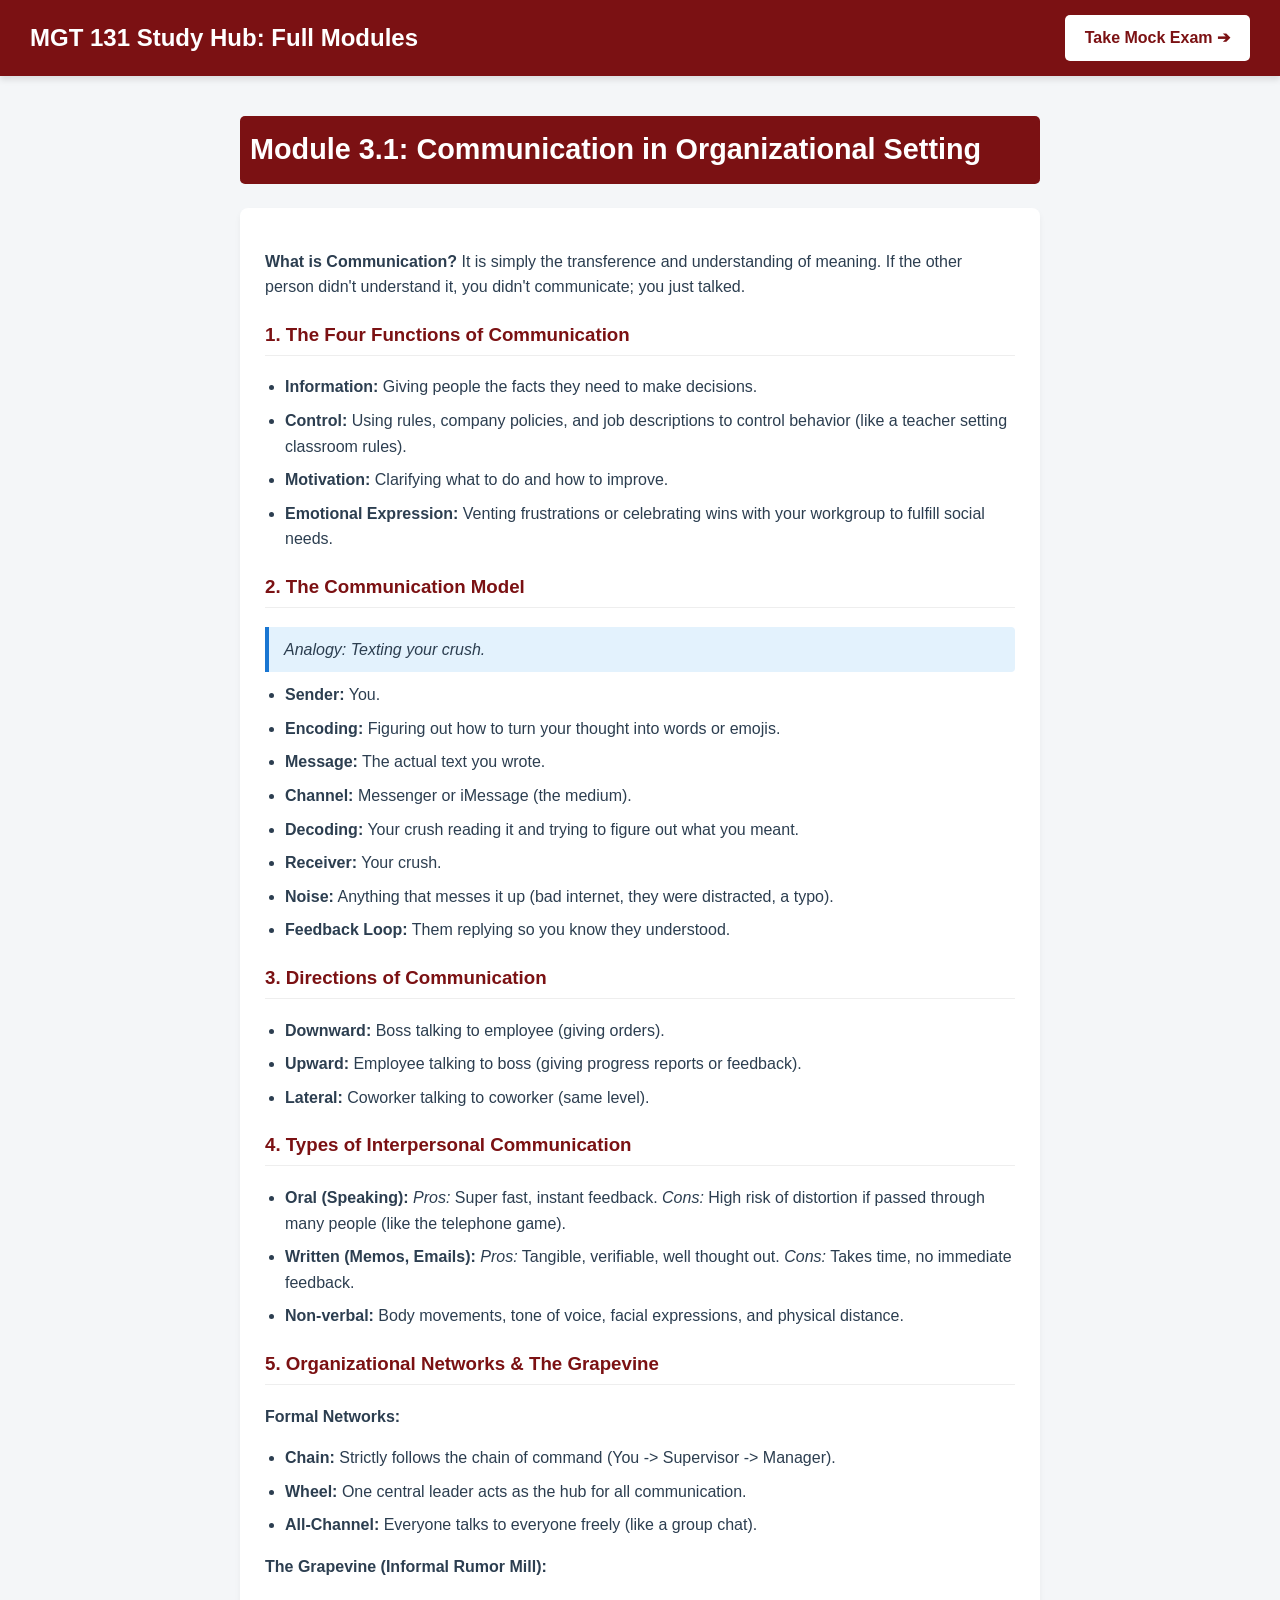
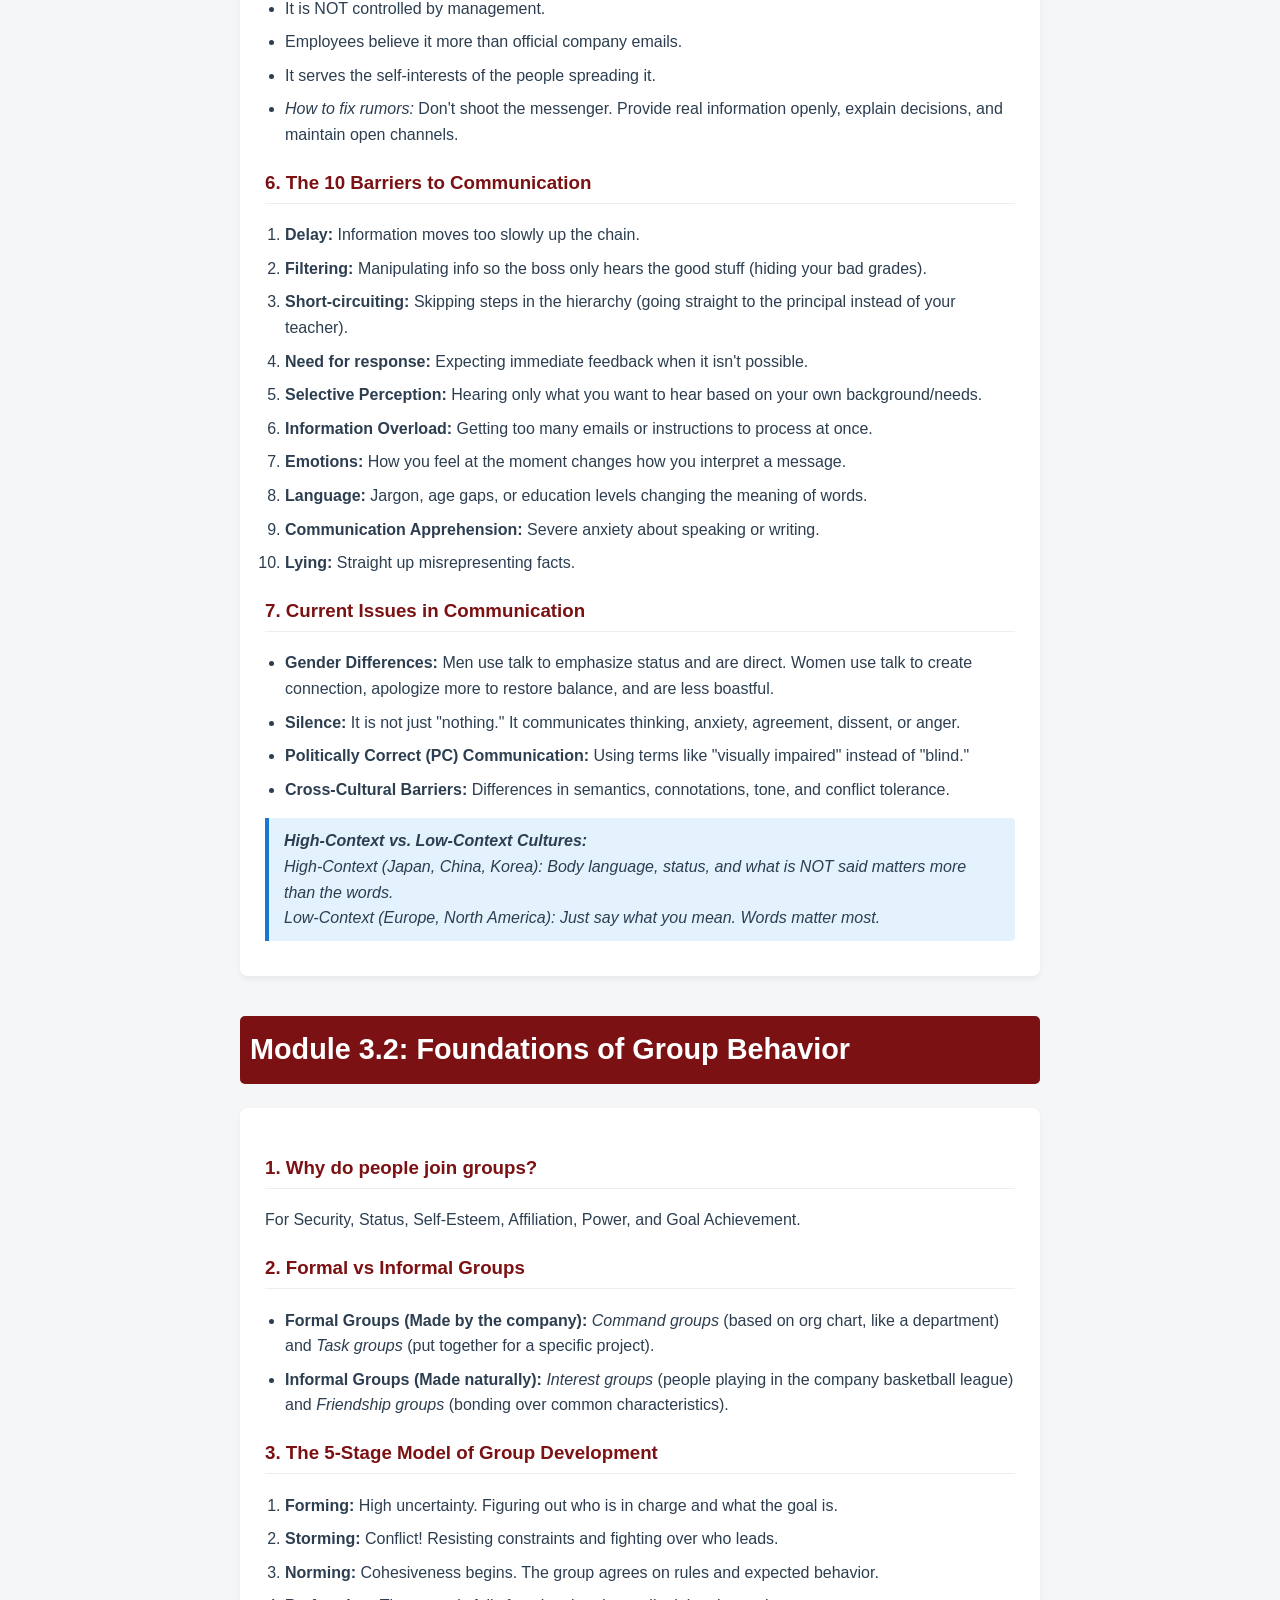
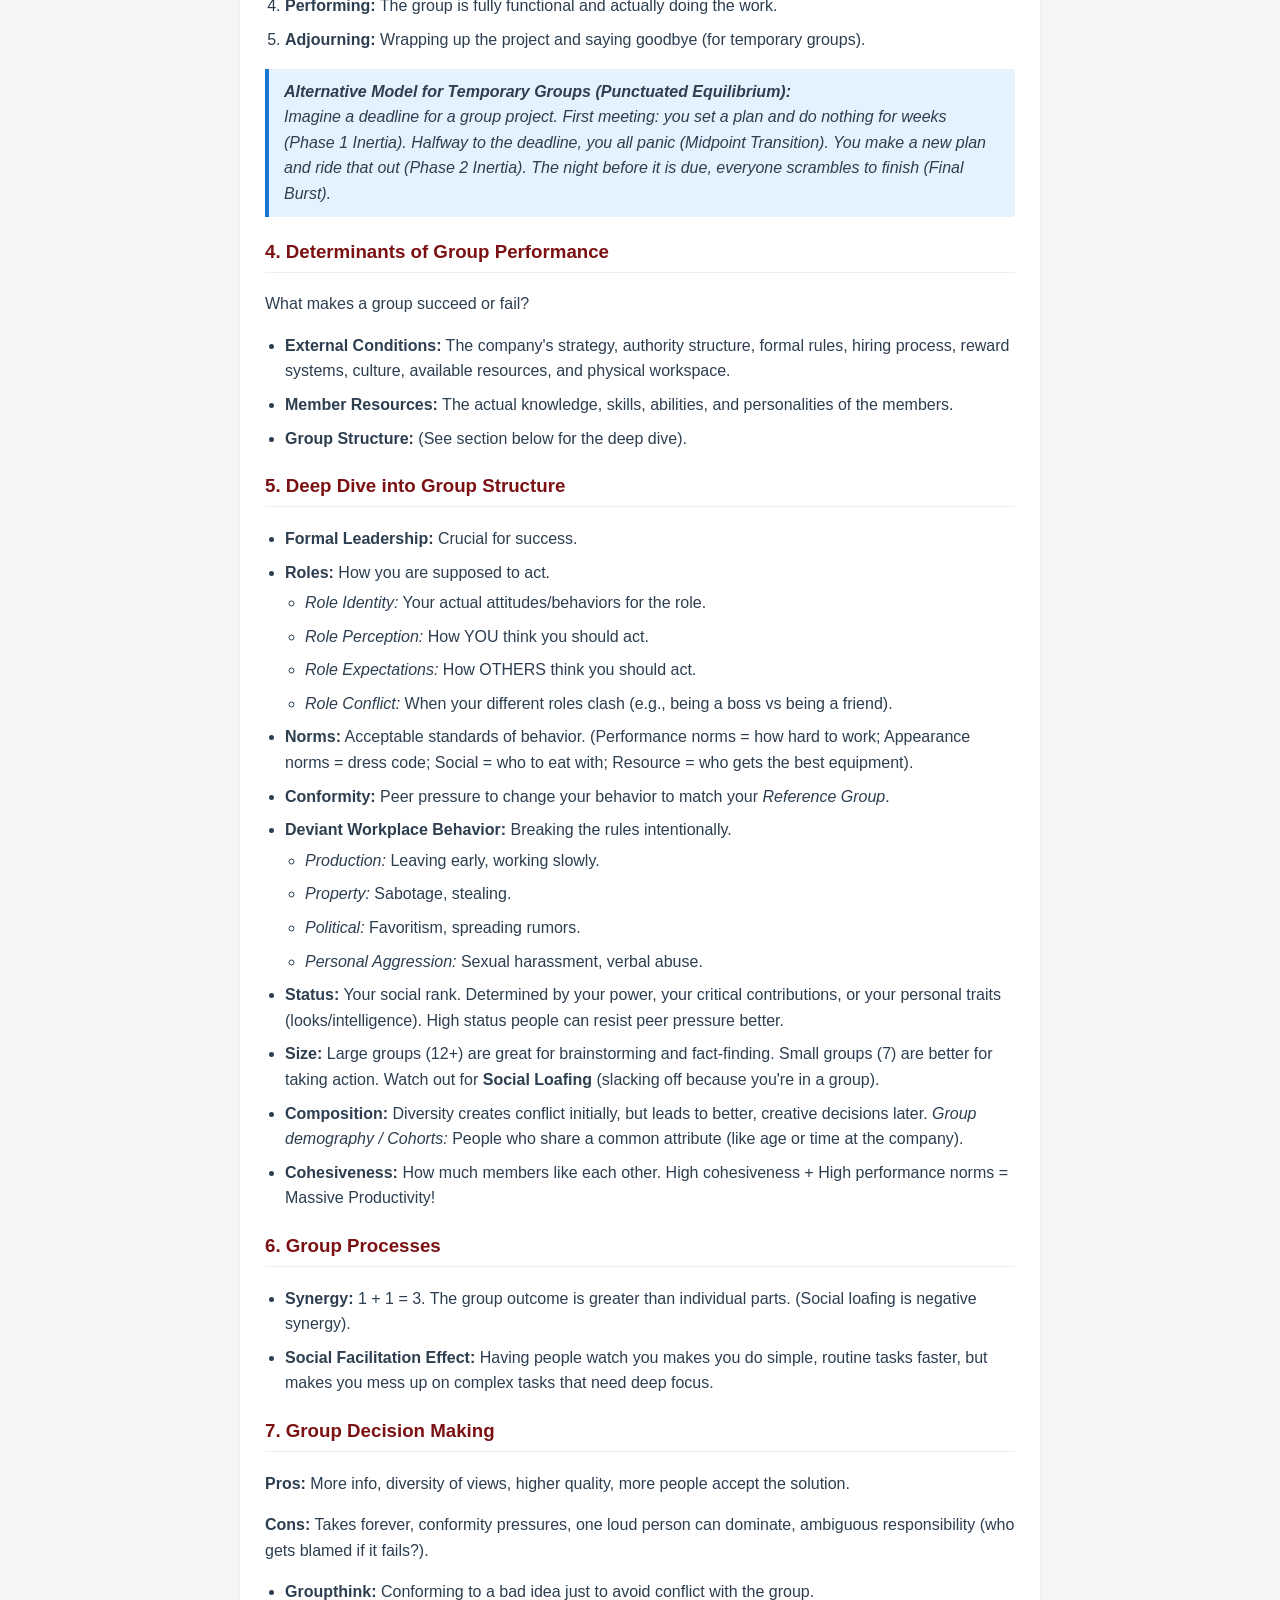
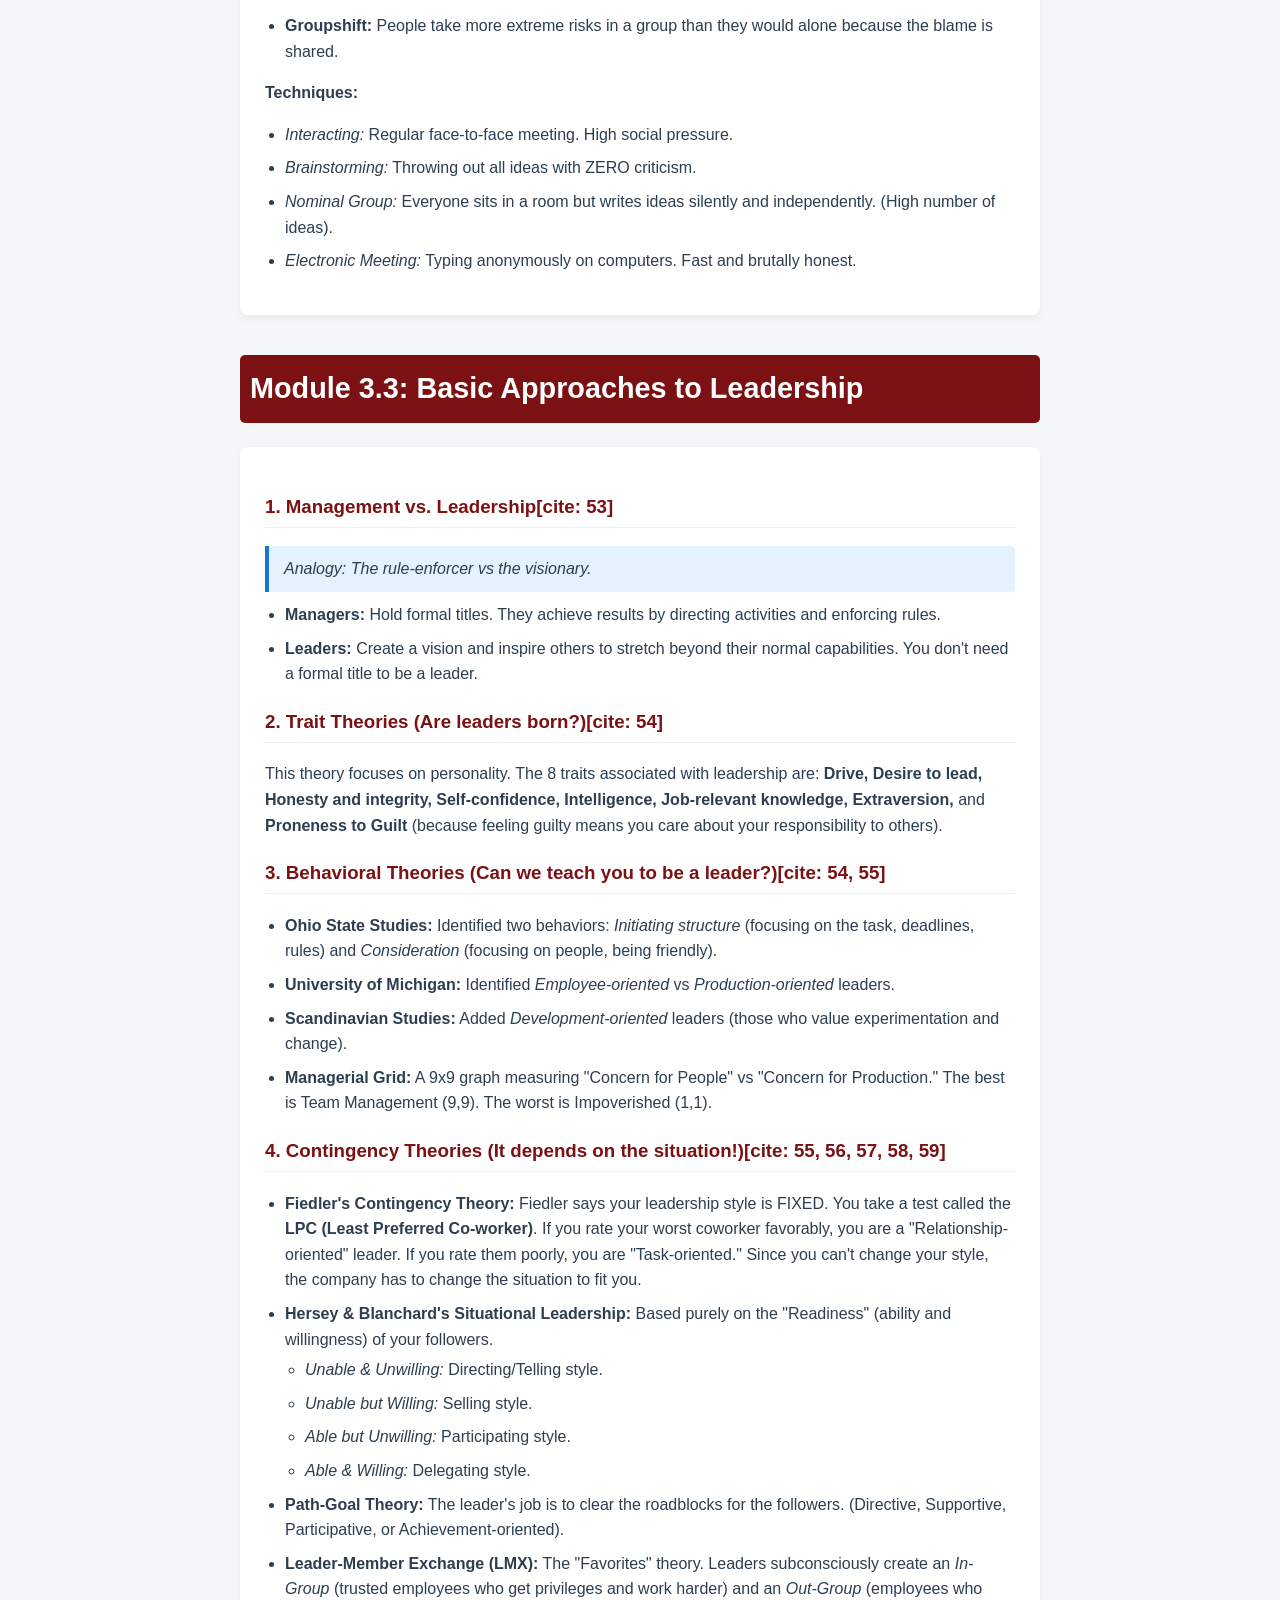
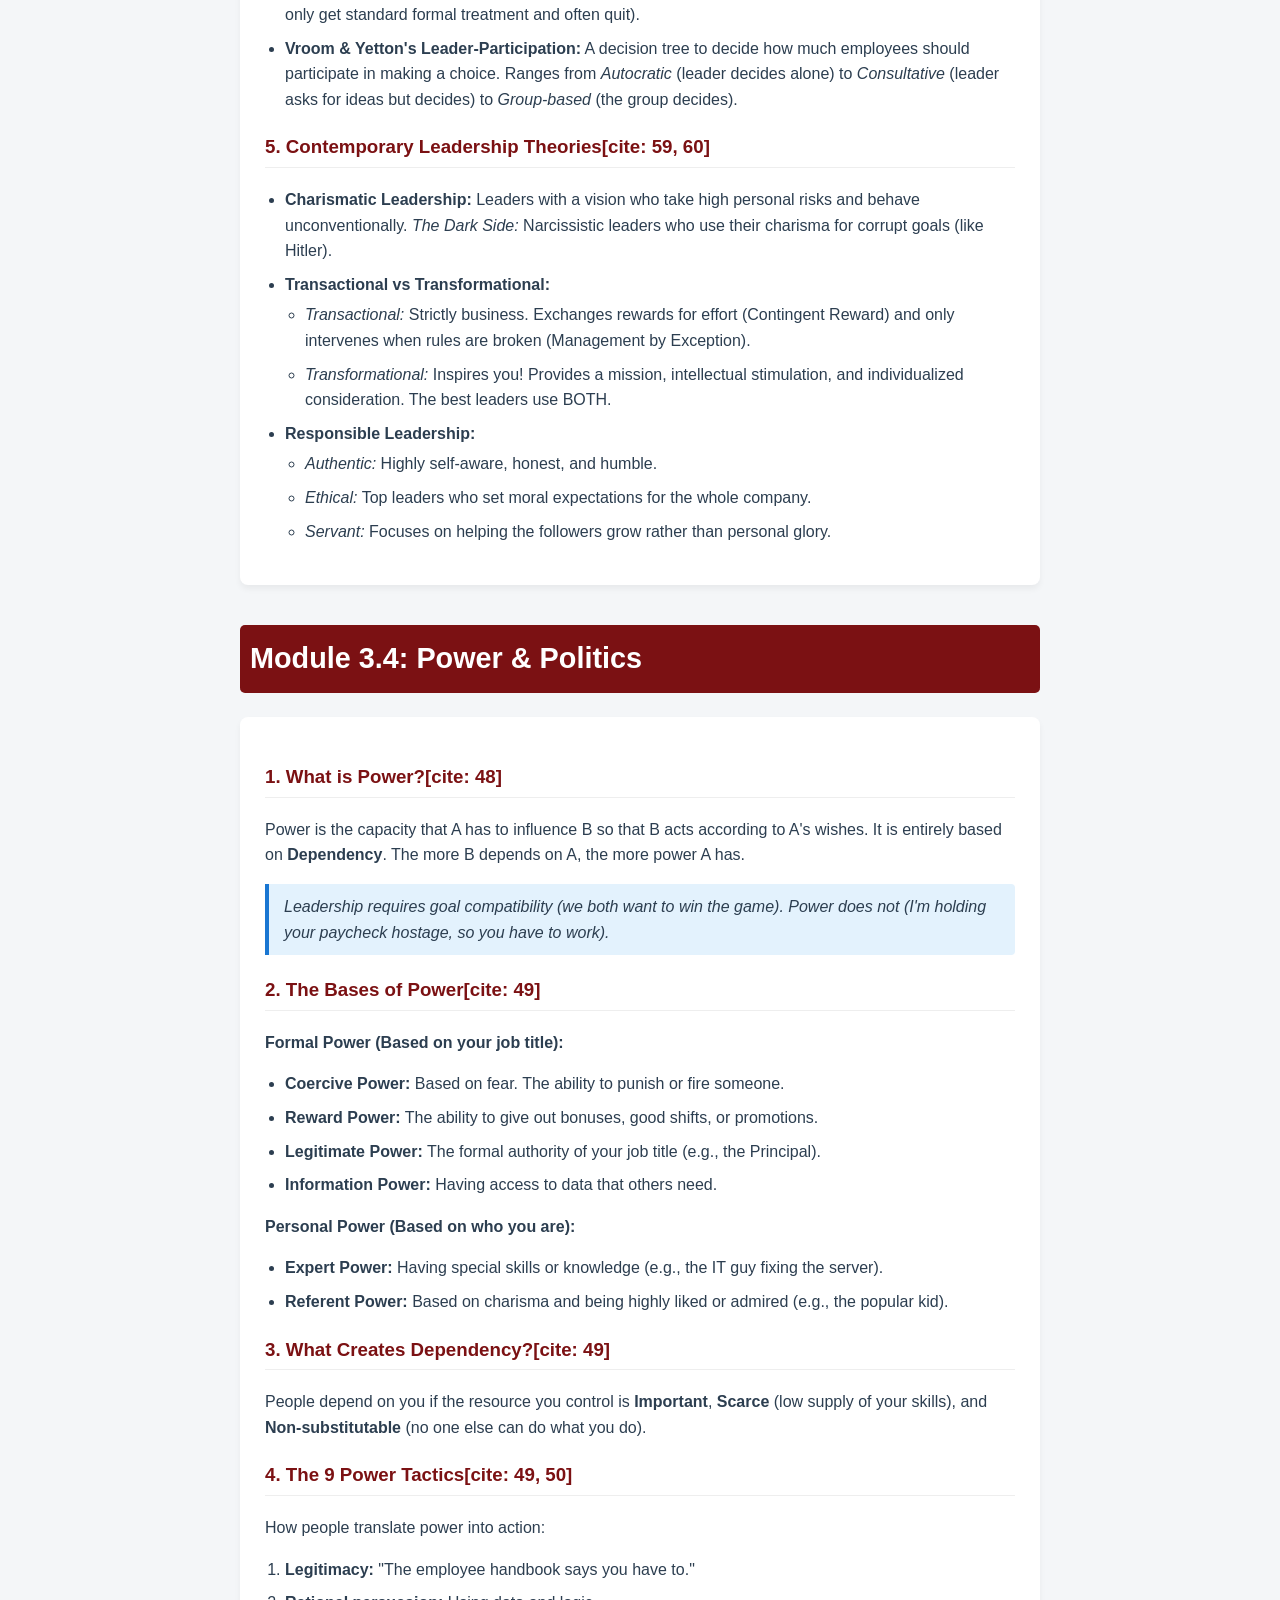
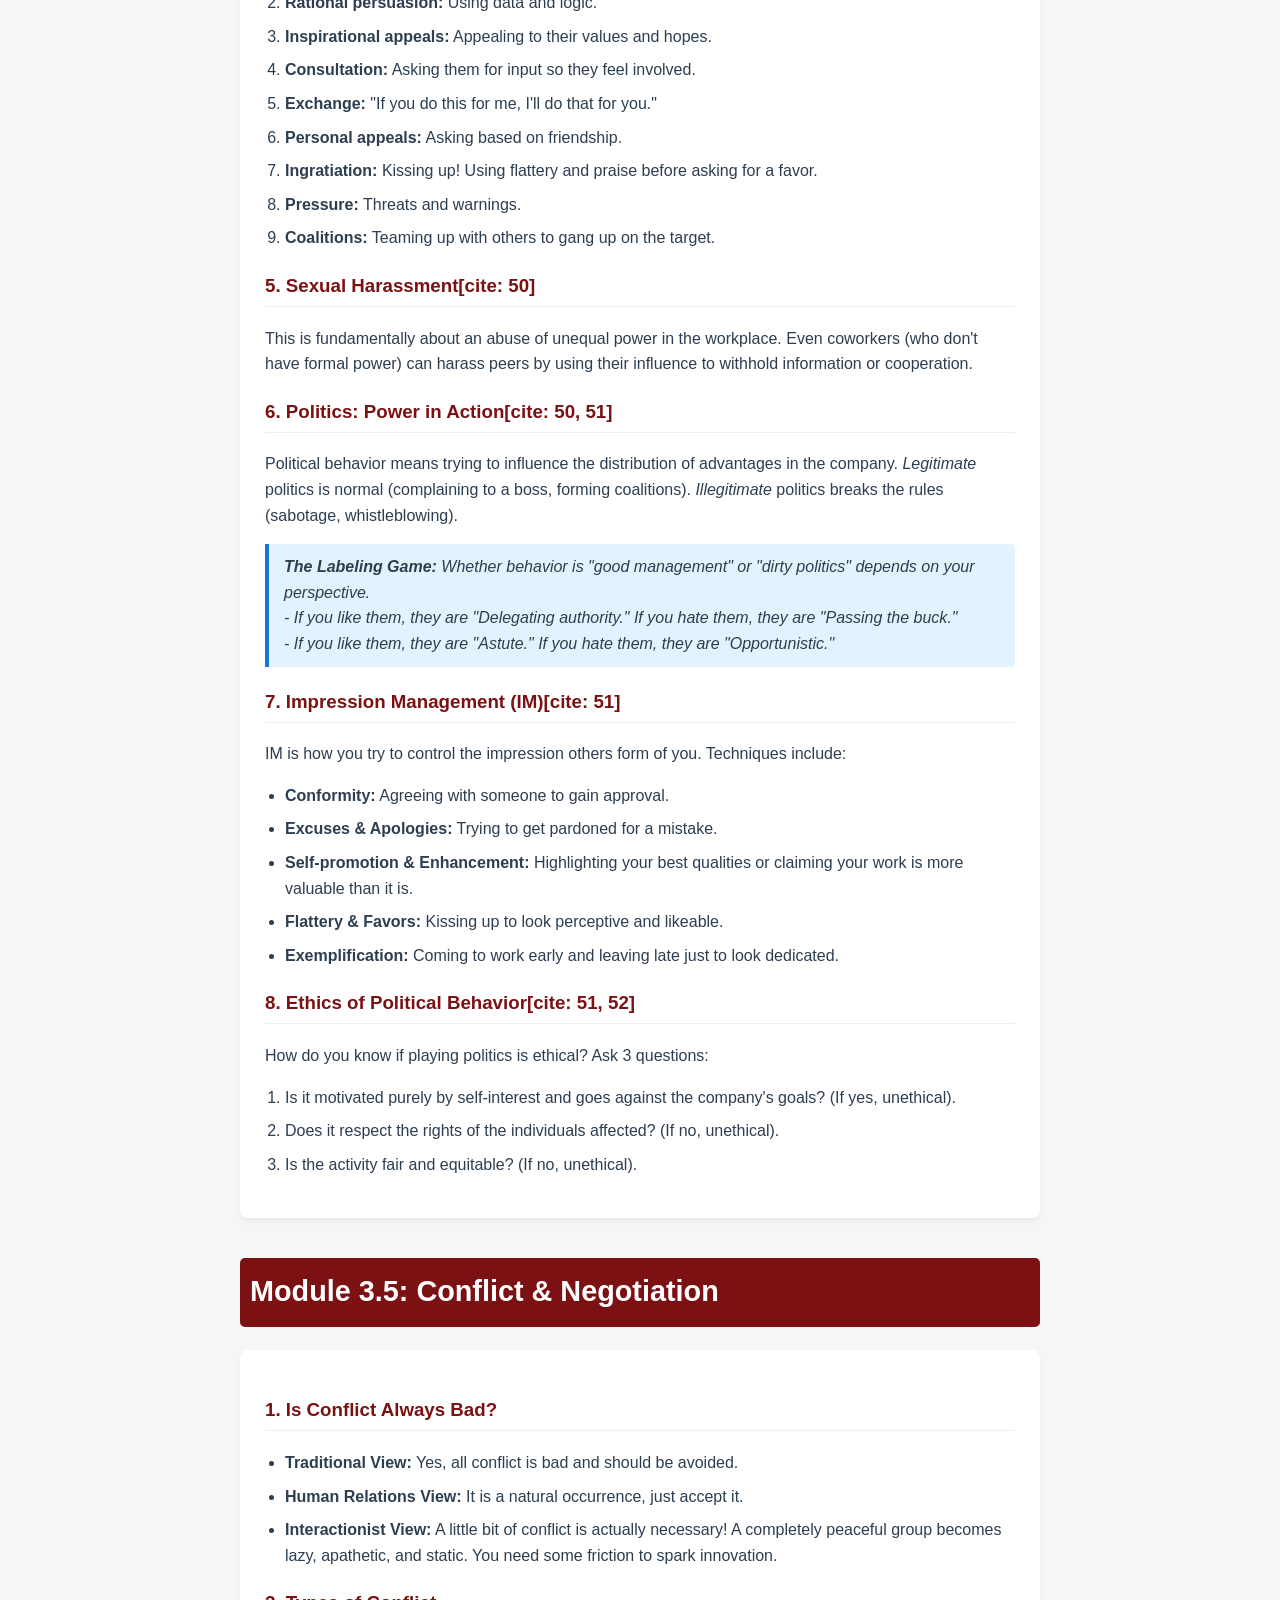
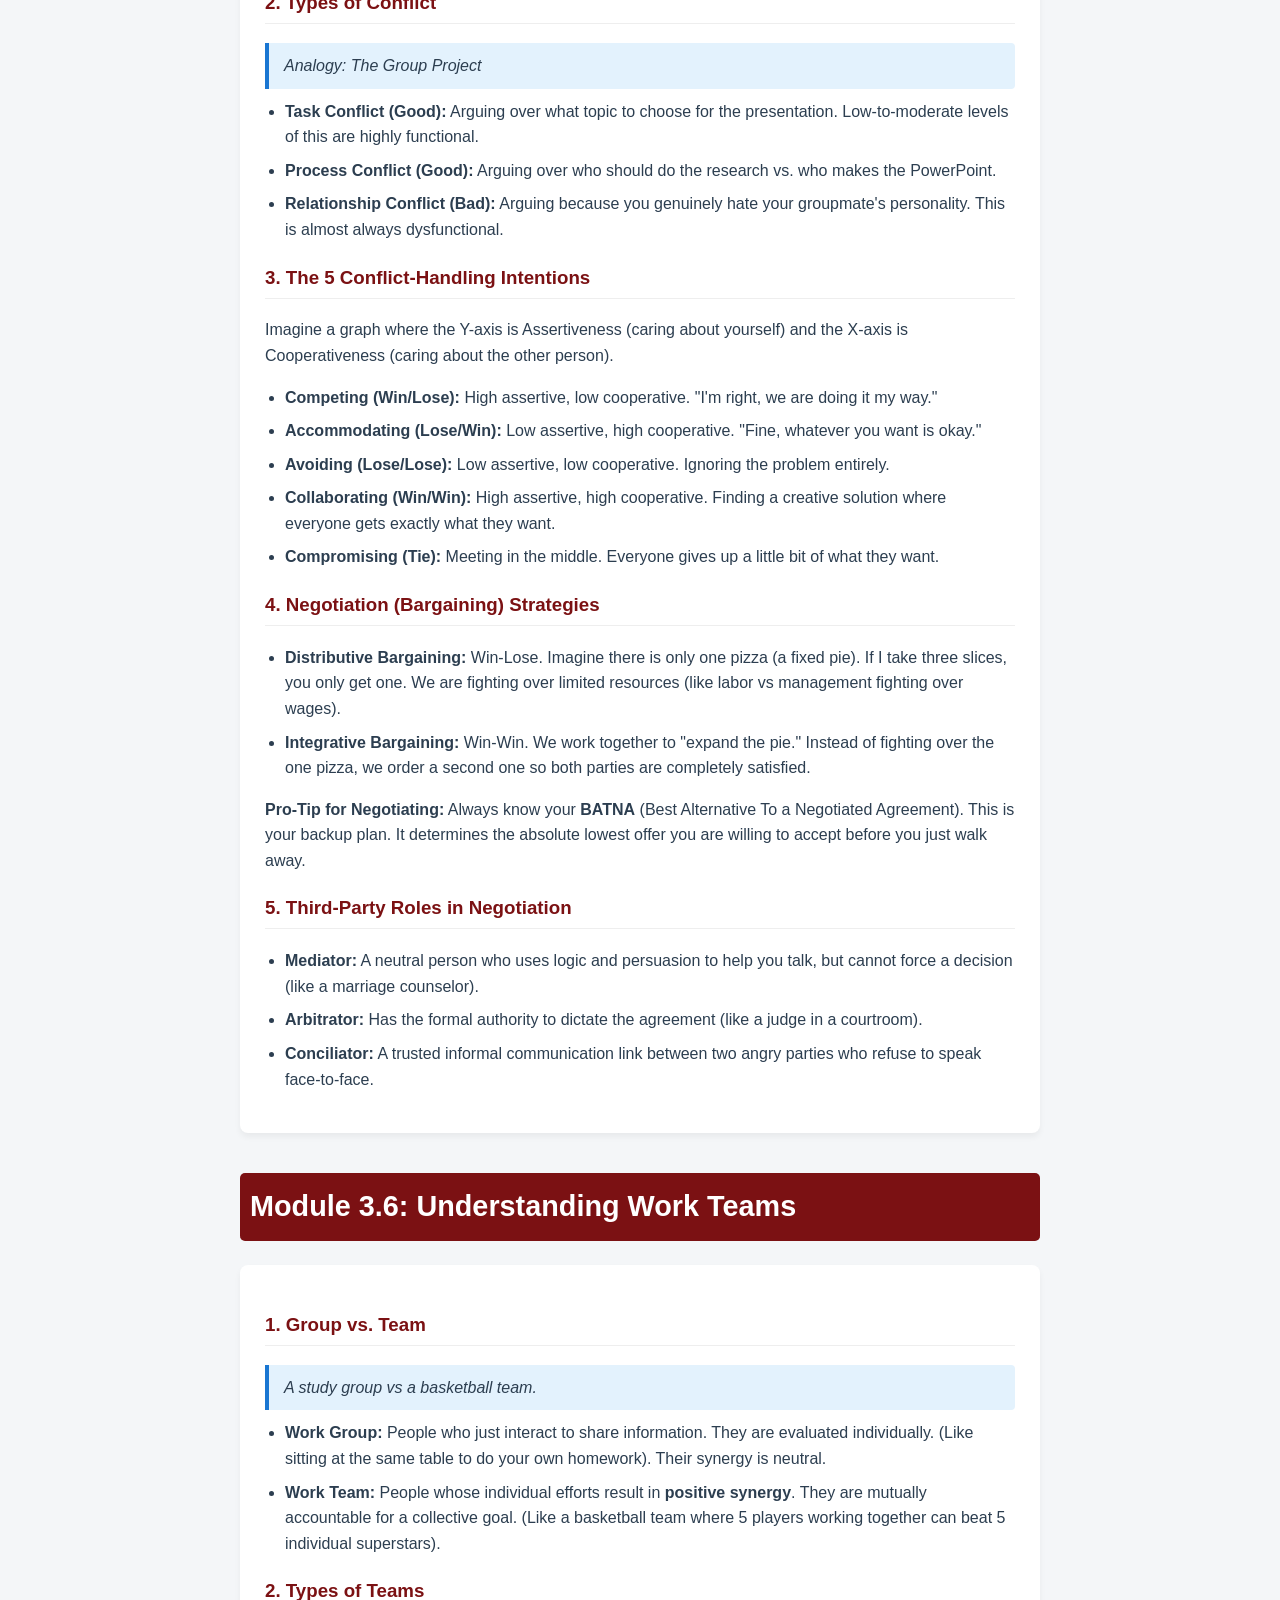
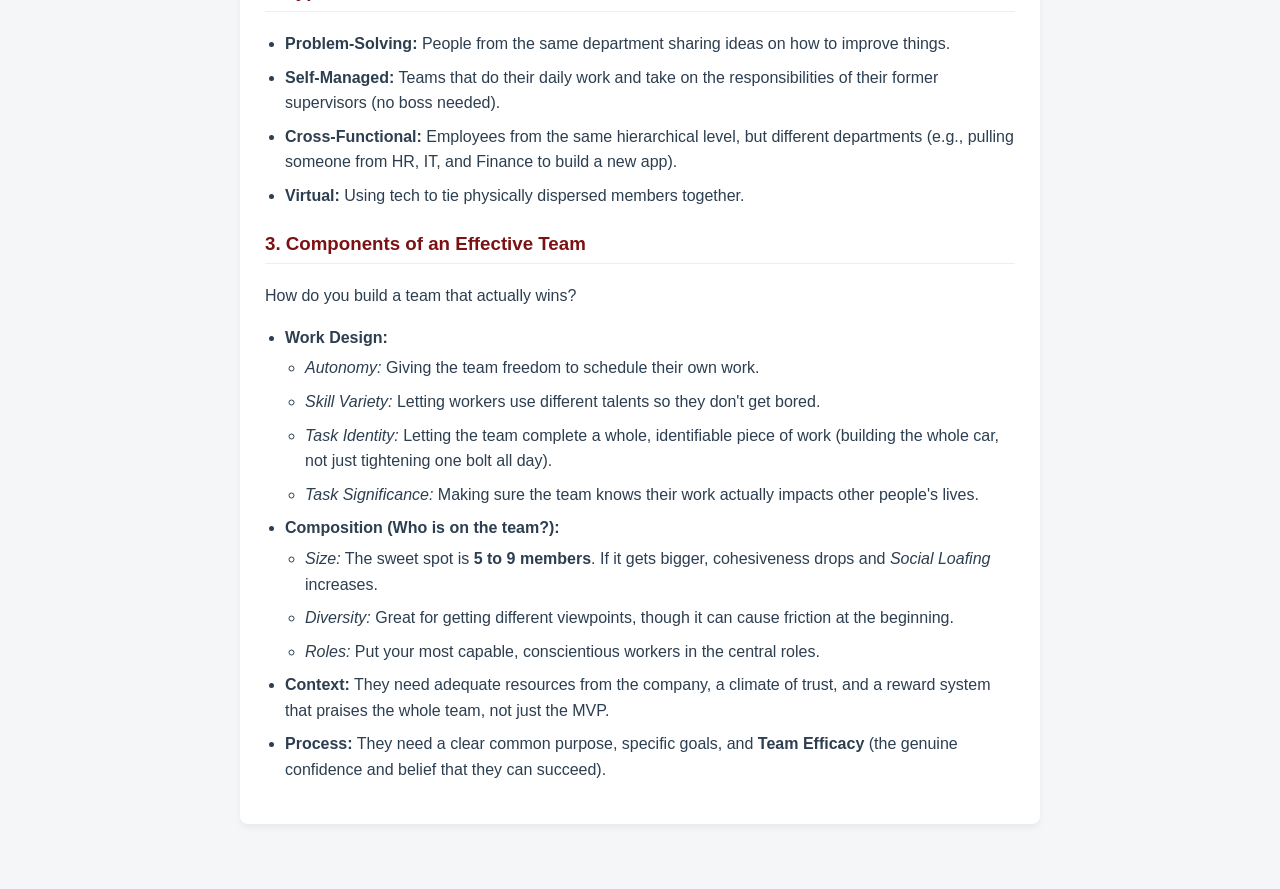
<file: index.html>
<!DOCTYPE html>
<html lang="en">
<head>
    <meta charset="UTF-8">
    <meta name="viewport" content="width=device-width, initial-scale=1.0">
    <title>MGT 131 - Comprehensive Reviewer (Part 1)</title>
    <link rel="stylesheet" href="styles.css">
    <style>
        .concept-title { color: var(--primary); margin-top: 20px; border-bottom: 1px solid #eee; padding-bottom: 5px; }
        .analogy-box { background: #e3f2fd; padding: 10px 15px; border-left: 4px solid #1976d2; margin: 10px 0; font-style: italic; border-radius: 0 4px 4px 0; }
        ul, ol { margin-top: 5px; padding-left: 20px; }
        li { margin-bottom: 8px; }
    </style>
</head>
<body>
    <nav class="navbar">
        <h1>MGT 131 Study Hub: Full Modules</h1>
        <a href="mock-exam.html" class="btn">Take Mock Exam ➔</a>
    </nav>

    <div class="container">

        <!-- MODULE 3.1 -->
        <h2 style="font-size: 1.8rem; margin-top: 40px; background: var(--primary); color: white; padding: 10px; border-radius: 5px;">Module 3.1: Communication in Organizational Setting</h2>
        <div class="card">
            <p><strong>What is Communication?</strong> It is simply the transference and understanding of meaning. If the other person didn't understand it, you didn't communicate; you just talked.</p>
            
            <h3 class="concept-title">1. The Four Functions of Communication</h3>
            <ul>
                <li><strong>Information:</strong> Giving people the facts they need to make decisions.</li>
                <li><strong>Control:</strong> Using rules, company policies, and job descriptions to control behavior (like a teacher setting classroom rules).</li>
                <li><strong>Motivation:</strong> Clarifying what to do and how to improve.</li>
                <li><strong>Emotional Expression:</strong> Venting frustrations or celebrating wins with your workgroup to fulfill social needs.</li>
            </ul>

            <h3 class="concept-title">2. The Communication Model</h3>
            <div class="analogy-box">Analogy: Texting your crush.</div>
            <ul>
                <li><strong>Sender:</strong> You.</li>
                <li><strong>Encoding:</strong> Figuring out how to turn your thought into words or emojis.</li>
                <li><strong>Message:</strong> The actual text you wrote.</li>
                <li><strong>Channel:</strong> Messenger or iMessage (the medium).</li>
                <li><strong>Decoding:</strong> Your crush reading it and trying to figure out what you meant.</li>
                <li><strong>Receiver:</strong> Your crush.</li>
                <li><strong>Noise:</strong> Anything that messes it up (bad internet, they were distracted, a typo).</li>
                <li><strong>Feedback Loop:</strong> Them replying so you know they understood.</li>
            </ul>

            <h3 class="concept-title">3. Directions of Communication</h3>
            <ul>
                <li><strong>Downward:</strong> Boss talking to employee (giving orders).</li>
                <li><strong>Upward:</strong> Employee talking to boss (giving progress reports or feedback).</li>
                <li><strong>Lateral:</strong> Coworker talking to coworker (same level).</li>
            </ul>

            <h3 class="concept-title">4. Types of Interpersonal Communication</h3>
            <ul>
                <li><strong>Oral (Speaking):</strong> <em>Pros:</em> Super fast, instant feedback. <em>Cons:</em> High risk of distortion if passed through many people (like the telephone game).</li>
                <li><strong>Written (Memos, Emails):</strong> <em>Pros:</em> Tangible, verifiable, well thought out. <em>Cons:</em> Takes time, no immediate feedback.</li>
                <li><strong>Non-verbal:</strong> Body movements, tone of voice, facial expressions, and physical distance.</li>
            </ul>

            <h3 class="concept-title">5. Organizational Networks & The Grapevine</h3>
            <p><strong>Formal Networks:</strong></p>
            <ul>
                <li><strong>Chain:</strong> Strictly follows the chain of command (You -> Supervisor -> Manager).</li>
                <li><strong>Wheel:</strong> One central leader acts as the hub for all communication.</li>
                <li><strong>All-Channel:</strong> Everyone talks to everyone freely (like a group chat).</li>
            </ul>
            <p><strong>The Grapevine (Informal Rumor Mill):</strong></p>
            <ul>
                <li>It is NOT controlled by management.</li>
                <li>Employees believe it more than official company emails.</li>
                <li>It serves the self-interests of the people spreading it.</li>
                <li><em>How to fix rumors:</em> Don't shoot the messenger. Provide real information openly, explain decisions, and maintain open channels.</li>
            </ul>

            <h3 class="concept-title">6. The 10 Barriers to Communication</h3>
            <ol>
                <li><strong>Delay:</strong> Information moves too slowly up the chain.</li>
                <li><strong>Filtering:</strong> Manipulating info so the boss only hears the good stuff (hiding your bad grades).</li>
                <li><strong>Short-circuiting:</strong> Skipping steps in the hierarchy (going straight to the principal instead of your teacher).</li>
                <li><strong>Need for response:</strong> Expecting immediate feedback when it isn't possible.</li>
                <li><strong>Selective Perception:</strong> Hearing only what you want to hear based on your own background/needs.</li>
                <li><strong>Information Overload:</strong> Getting too many emails or instructions to process at once.</li>
                <li><strong>Emotions:</strong> How you feel at the moment changes how you interpret a message.</li>
                <li><strong>Language:</strong> Jargon, age gaps, or education levels changing the meaning of words.</li>
                <li><strong>Communication Apprehension:</strong> Severe anxiety about speaking or writing.</li>
                <li><strong>Lying:</strong> Straight up misrepresenting facts.</li>
            </ol>

            <h3 class="concept-title">7. Current Issues in Communication</h3>
            <ul>
                <li><strong>Gender Differences:</strong> Men use talk to emphasize status and are direct. Women use talk to create connection, apologize more to restore balance, and are less boastful.</li>
                <li><strong>Silence:</strong> It is not just "nothing." It communicates thinking, anxiety, agreement, dissent, or anger.</li>
                <li><strong>Politically Correct (PC) Communication:</strong> Using terms like "visually impaired" instead of "blind."</li>
                <li><strong>Cross-Cultural Barriers:</strong> Differences in semantics, connotations, tone, and conflict tolerance.</li>
            </ul>
            <div class="analogy-box">
                <strong>High-Context vs. Low-Context Cultures:</strong><br>
                <em>High-Context (Japan, China, Korea):</em> Body language, status, and what is NOT said matters more than the words.<br>
                <em>Low-Context (Europe, North America):</em> Just say what you mean. Words matter most.
            </div>
        </div>

        <!-- MODULE 3.2 -->
        <h2 style="font-size: 1.8rem; margin-top: 40px; background: var(--primary); color: white; padding: 10px; border-radius: 5px;">Module 3.2: Foundations of Group Behavior</h2>
        <div class="card">
            
            <h3 class="concept-title">1. Why do people join groups? </h3>
            <p>For Security, Status, Self-Esteem, Affiliation, Power, and Goal Achievement.</p>
            
            <h3 class="concept-title">2. Formal vs Informal Groups </h3>
            <ul>
                <li><strong>Formal Groups (Made by the company):</strong> 
                    <em>Command groups</em> (based on org chart, like a department) and <em>Task groups</em> (put together for a specific project).</li>
                <li><strong>Informal Groups (Made naturally):</strong> 
                    <em>Interest groups</em> (people playing in the company basketball league) and <em>Friendship groups</em> (bonding over common characteristics).</li>
            </ul>

            <h3 class="concept-title">3. The 5-Stage Model of Group Development </h3>
            <ol>
                <li><strong>Forming:</strong> High uncertainty. Figuring out who is in charge and what the goal is.</li>
                <li><strong>Storming:</strong> Conflict! Resisting constraints and fighting over who leads.</li>
                <li><strong>Norming:</strong> Cohesiveness begins. The group agrees on rules and expected behavior.</li>
                <li><strong>Performing:</strong> The group is fully functional and actually doing the work.</li>
                <li><strong>Adjourning:</strong> Wrapping up the project and saying goodbye (for temporary groups).</li>
            </ol>
            <div class="analogy-box">
                <strong>Alternative Model for Temporary Groups (Punctuated Equilibrium):</strong><br>
                Imagine a deadline for a group project. First meeting: you set a plan and do nothing for weeks (<em>Phase 1 Inertia</em>). Halfway to the deadline, you all panic (<em>Midpoint Transition</em>). You make a new plan and ride that out (<em>Phase 2 Inertia</em>). The night before it is due, everyone scrambles to finish (<em>Final Burst</em>).
            </div>

            <h3 class="concept-title">4. Determinants of Group Performance </h3>
            <p>What makes a group succeed or fail?</p>
            <ul>
                <li><strong>External Conditions:</strong> The company's strategy, authority structure, formal rules, hiring process, reward systems, culture, available resources, and physical workspace.</li>
                <li><strong>Member Resources:</strong> The actual knowledge, skills, abilities, and personalities of the members.</li>
                <li><strong>Group Structure:</strong> (See section below for the deep dive).</li>
            </ul>

            <h3 class="concept-title">5. Deep Dive into Group Structure </h3>
            <ul>
                <li><strong>Formal Leadership:</strong> Crucial for success.</li>
                <li><strong>Roles:</strong> How you are supposed to act.
                    <ul>
                        <li><em>Role Identity:</em> Your actual attitudes/behaviors for the role.</li>
                        <li><em>Role Perception:</em> How YOU think you should act.</li>
                        <li><em>Role Expectations:</em> How OTHERS think you should act.</li>
                        <li><em>Role Conflict:</em> When your different roles clash (e.g., being a boss vs being a friend).</li>
                    </ul>
                </li>
                <li><strong>Norms:</strong> Acceptable standards of behavior. 
                    (Performance norms = how hard to work; Appearance norms = dress code; Social = who to eat with; Resource = who gets the best equipment).</li>
                <li><strong>Conformity:</strong> Peer pressure to change your behavior to match your <em>Reference Group</em>.</li>
                <li><strong>Deviant Workplace Behavior:</strong> Breaking the rules intentionally.
                    <ul>
                        <li><em>Production:</em> Leaving early, working slowly.</li>
                        <li><em>Property:</em> Sabotage, stealing.</li>
                        <li><em>Political:</em> Favoritism, spreading rumors.</li>
                        <li><em>Personal Aggression:</em> Sexual harassment, verbal abuse.</li>
                    </ul>
                </li>
                <li><strong>Status:</strong> Your social rank. Determined by your power, your critical contributions, or your personal traits (looks/intelligence). High status people can resist peer pressure better.</li>
                <li><strong>Size:</strong> Large groups (12+) are great for brainstorming and fact-finding. Small groups (7) are better for taking action. Watch out for <strong>Social Loafing</strong> (slacking off because you're in a group).</li>
                <li><strong>Composition:</strong> Diversity creates conflict initially, but leads to better, creative decisions later. <em>Group demography / Cohorts:</em> People who share a common attribute (like age or time at the company).</li>
                <li><strong>Cohesiveness:</strong> How much members like each other. High cohesiveness + High performance norms = Massive Productivity!</li>
            </ul>

            <h3 class="concept-title">6. Group Processes </h3>
            <ul>
                <li><strong>Synergy:</strong> 1 + 1 = 3. The group outcome is greater than individual parts. (Social loafing is negative synergy).</li>
                <li><strong>Social Facilitation Effect:</strong> Having people watch you makes you do simple, routine tasks faster, but makes you mess up on complex tasks that need deep focus.</li>
            </ul>

            <h3 class="concept-title">7. Group Decision Making </h3>
            <p><strong>Pros:</strong> More info, diversity of views, higher quality, more people accept the solution.</p>
            <p><strong>Cons:</strong> Takes forever, conformity pressures, one loud person can dominate, ambiguous responsibility (who gets blamed if it fails?).</p>
            <ul>
                <li><strong>Groupthink:</strong> Conforming to a bad idea just to avoid conflict with the group.</li>
                <li><strong>Groupshift:</strong> People take more extreme risks in a group than they would alone because the blame is shared.</li>
            </ul>
            <p><strong>Techniques:</strong></p>
            <ul>
                <li><em>Interacting:</em> Regular face-to-face meeting. High social pressure.</li>
                <li><em>Brainstorming:</em> Throwing out all ideas with ZERO criticism.</li>
                <li><em>Nominal Group:</em> Everyone sits in a room but writes ideas silently and independently. (High number of ideas).</li>
                <li><em>Electronic Meeting:</em> Typing anonymously on computers. Fast and brutally honest.</li>
            </ul>
        </div>

        <!-- MODULE 3.3 -->
        <h2 style="font-size: 1.8rem; margin-top: 40px; background: var(--primary); color: white; padding: 10px; border-radius: 5px;">Module 3.3: Basic Approaches to Leadership</h2>
        <div class="card">
            
            <h3 class="concept-title">1. Management vs. Leadership[cite: 53]</h3>
            <div class="analogy-box">Analogy: The rule-enforcer vs the visionary.</div>
            <ul>
                <li><strong>Managers:</strong> Hold formal titles. They achieve results by directing activities and enforcing rules.</li>
                <li><strong>Leaders:</strong> Create a vision and inspire others to stretch beyond their normal capabilities. You don't need a formal title to be a leader.</li>
            </ul>

            <h3 class="concept-title">2. Trait Theories (Are leaders born?)[cite: 54]</h3>
            <p>This theory focuses on personality. The 8 traits associated with leadership are: <strong>Drive, Desire to lead, Honesty and integrity, Self-confidence, Intelligence, Job-relevant knowledge, Extraversion,</strong> and <strong>Proneness to Guilt</strong> (because feeling guilty means you care about your responsibility to others).</p>

            <h3 class="concept-title">3. Behavioral Theories (Can we teach you to be a leader?)[cite: 54, 55]</h3>
            <ul>
                <li><strong>Ohio State Studies:</strong> Identified two behaviors: <em>Initiating structure</em> (focusing on the task, deadlines, rules) and <em>Consideration</em> (focusing on people, being friendly).</li>
                <li><strong>University of Michigan:</strong> Identified <em>Employee-oriented</em> vs <em>Production-oriented</em> leaders.</li>
                <li><strong>Scandinavian Studies:</strong> Added <em>Development-oriented</em> leaders (those who value experimentation and change).</li>
                <li><strong>Managerial Grid:</strong> A 9x9 graph measuring "Concern for People" vs "Concern for Production." The best is Team Management (9,9). The worst is Impoverished (1,1).</li>
            </ul>

            <h3 class="concept-title">4. Contingency Theories (It depends on the situation!)[cite: 55, 56, 57, 58, 59]</h3>
            <ul>
                <li><strong>Fiedler's Contingency Theory:</strong> Fiedler says your leadership style is FIXED. You take a test called the <strong>LPC (Least Preferred Co-worker)</strong>. If you rate your worst coworker favorably, you are a "Relationship-oriented" leader. If you rate them poorly, you are "Task-oriented." Since you can't change your style, the company has to change the situation to fit you.</li>
                <li><strong>Hersey & Blanchard's Situational Leadership:</strong> Based purely on the "Readiness" (ability and willingness) of your followers.
                    <ul>
                        <li><em>Unable & Unwilling:</em> Directing/Telling style.</li>
                        <li><em>Unable but Willing:</em> Selling style.</li>
                        <li><em>Able but Unwilling:</em> Participating style.</li>
                        <li><em>Able & Willing:</em> Delegating style.</li>
                    </ul>
                </li>
                <li><strong>Path-Goal Theory:</strong> The leader's job is to clear the roadblocks for the followers. (Directive, Supportive, Participative, or Achievement-oriented).</li>
                <li><strong>Leader-Member Exchange (LMX):</strong> The "Favorites" theory. Leaders subconsciously create an <em>In-Group</em> (trusted employees who get privileges and work harder) and an <em>Out-Group</em> (employees who only get standard formal treatment and often quit).</li>
                <li><strong>Vroom & Yetton's Leader-Participation:</strong> A decision tree to decide how much employees should participate in making a choice. Ranges from <em>Autocratic</em> (leader decides alone) to <em>Consultative</em> (leader asks for ideas but decides) to <em>Group-based</em> (the group decides).</li>
            </ul>

            <h3 class="concept-title">5. Contemporary Leadership Theories[cite: 59, 60]</h3>
            <ul>
                <li><strong>Charismatic Leadership:</strong> Leaders with a vision who take high personal risks and behave unconventionally. <em>The Dark Side:</em> Narcissistic leaders who use their charisma for corrupt goals (like Hitler).</li>
                <li><strong>Transactional vs Transformational:</strong> 
                    <ul>
                        <li><em>Transactional:</em> Strictly business. Exchanges rewards for effort (Contingent Reward) and only intervenes when rules are broken (Management by Exception).</li>
                        <li><em>Transformational:</em> Inspires you! Provides a mission, intellectual stimulation, and individualized consideration. The best leaders use BOTH.</li>
                    </ul>
                </li>
                <li><strong>Responsible Leadership:</strong> 
                    <ul>
                        <li><em>Authentic:</em> Highly self-aware, honest, and humble.</li>
                        <li><em>Ethical:</em> Top leaders who set moral expectations for the whole company.</li>
                        <li><em>Servant:</em> Focuses on helping the followers grow rather than personal glory.</li>
                    </ul>
                </li>
            </ul>
        </div>

        <!-- MODULE 3.4 -->
        <h2 style="font-size: 1.8rem; margin-top: 40px; background: var(--primary); color: white; padding: 10px; border-radius: 5px;">Module 3.4: Power & Politics</h2>
        <div class="card">
            
            <h3 class="concept-title">1. What is Power?[cite: 48]</h3>
            <p>Power is the capacity that A has to influence B so that B acts according to A's wishes. It is entirely based on <strong>Dependency</strong>. The more B depends on A, the more power A has.</p>
            <div class="analogy-box">Leadership requires goal compatibility (we both want to win the game). Power does not (I'm holding your paycheck hostage, so you have to work).</div>

            <h3 class="concept-title">2. The Bases of Power[cite: 49]</h3>
            <p><strong>Formal Power (Based on your job title):</strong></p>
            <ul>
                <li><strong>Coercive Power:</strong> Based on fear. The ability to punish or fire someone.</li>
                <li><strong>Reward Power:</strong> The ability to give out bonuses, good shifts, or promotions.</li>
                <li><strong>Legitimate Power:</strong> The formal authority of your job title (e.g., the Principal).</li>
                <li><strong>Information Power:</strong> Having access to data that others need.</li>
            </ul>
            <p><strong>Personal Power (Based on who you are):</strong></p>
            <ul>
                <li><strong>Expert Power:</strong> Having special skills or knowledge (e.g., the IT guy fixing the server).</li>
                <li><strong>Referent Power:</strong> Based on charisma and being highly liked or admired (e.g., the popular kid).</li>
            </ul>

            <h3 class="concept-title">3. What Creates Dependency?[cite: 49]</h3>
            <p>People depend on you if the resource you control is <strong>Important</strong>, <strong>Scarce</strong> (low supply of your skills), and <strong>Non-substitutable</strong> (no one else can do what you do).</p>

            <h3 class="concept-title">4. The 9 Power Tactics[cite: 49, 50]</h3>
            <p>How people translate power into action:</p>
            <ol>
                <li><strong>Legitimacy:</strong> "The employee handbook says you have to."</li>
                <li><strong>Rational persuasion:</strong> Using data and logic.</li>
                <li><strong>Inspirational appeals:</strong> Appealing to their values and hopes.</li>
                <li><strong>Consultation:</strong> Asking them for input so they feel involved.</li>
                <li><strong>Exchange:</strong> "If you do this for me, I'll do that for you."</li>
                <li><strong>Personal appeals:</strong> Asking based on friendship.</li>
                <li><strong>Ingratiation:</strong> Kissing up! Using flattery and praise before asking for a favor.</li>
                <li><strong>Pressure:</strong> Threats and warnings.</li>
                <li><strong>Coalitions:</strong> Teaming up with others to gang up on the target.</li>
            </ol>
            
            <h3 class="concept-title">5. Sexual Harassment[cite: 50]</h3>
            <p>This is fundamentally about an abuse of unequal power in the workplace. Even coworkers (who don't have formal power) can harass peers by using their influence to withhold information or cooperation.</p>

            <h3 class="concept-title">6. Politics: Power in Action[cite: 50, 51]</h3>
            <p>Political behavior means trying to influence the distribution of advantages in the company. <em>Legitimate</em> politics is normal (complaining to a boss, forming coalitions). <em>Illegitimate</em> politics breaks the rules (sabotage, whistleblowing).</p>
            <div class="analogy-box">
                <strong>The Labeling Game:</strong> Whether behavior is "good management" or "dirty politics" depends on your perspective.<br>
                - If you like them, they are "Delegating authority." If you hate them, they are "Passing the buck."<br>
                - If you like them, they are "Astute." If you hate them, they are "Opportunistic."
            </div>
            
            <h3 class="concept-title">7. Impression Management (IM)[cite: 51]</h3>
            <p>IM is how you try to control the impression others form of you. Techniques include:</p>
            <ul>
                <li><strong>Conformity:</strong> Agreeing with someone to gain approval.</li>
                <li><strong>Excuses & Apologies:</strong> Trying to get pardoned for a mistake.</li>
                <li><strong>Self-promotion & Enhancement:</strong> Highlighting your best qualities or claiming your work is more valuable than it is.</li>
                <li><strong>Flattery & Favors:</strong> Kissing up to look perceptive and likeable.</li>
                <li><strong>Exemplification:</strong> Coming to work early and leaving late just to look dedicated.</li>
            </ul>

            <h3 class="concept-title">8. Ethics of Political Behavior[cite: 51, 52]</h3>
            <p>How do you know if playing politics is ethical? Ask 3 questions:</p>
            <ol>
                <li>Is it motivated purely by self-interest and goes against the company's goals? (If yes, unethical).</li>
                <li>Does it respect the rights of the individuals affected? (If no, unethical).</li>
                <li>Is the activity fair and equitable? (If no, unethical).</li>
            </ol>
        </div>

        <!-- MODULE 3.5 -->
        <h2 style="font-size: 1.8rem; margin-top: 40px; background: var(--primary); color: white; padding: 10px; border-radius: 5px;">Module 3.5: Conflict & Negotiation</h2>
        <div class="card">
            
            <h3 class="concept-title">1. Is Conflict Always Bad?</h3>
            <ul>
                <li><strong>Traditional View:</strong> Yes, all conflict is bad and should be avoided.</li>
                <li><strong>Human Relations View:</strong> It is a natural occurrence, just accept it.</li>
                <li><strong>Interactionist View:</strong> A little bit of conflict is actually necessary! A completely peaceful group becomes lazy, apathetic, and static. You need some friction to spark innovation.</li>
            </ul>

            <h3 class="concept-title">2. Types of Conflict</h3>
            <div class="analogy-box">Analogy: The Group Project</div>
            <ul>
                <li><strong>Task Conflict (Good):</strong> Arguing over what topic to choose for the presentation. Low-to-moderate levels of this are highly functional.</li>
                <li><strong>Process Conflict (Good):</strong> Arguing over who should do the research vs. who makes the PowerPoint.</li>
                <li><strong>Relationship Conflict (Bad):</strong> Arguing because you genuinely hate your groupmate's personality. This is almost always dysfunctional.</li>
            </ul>

            <h3 class="concept-title">3. The 5 Conflict-Handling Intentions</h3>
            <p>Imagine a graph where the Y-axis is Assertiveness (caring about yourself) and the X-axis is Cooperativeness (caring about the other person).</p>
            <ul>
                <li><strong>Competing (Win/Lose):</strong> High assertive, low cooperative. "I'm right, we are doing it my way."</li>
                <li><strong>Accommodating (Lose/Win):</strong> Low assertive, high cooperative. "Fine, whatever you want is okay."</li>
                <li><strong>Avoiding (Lose/Lose):</strong> Low assertive, low cooperative. Ignoring the problem entirely.</li>
                <li><strong>Collaborating (Win/Win):</strong> High assertive, high cooperative. Finding a creative solution where everyone gets exactly what they want.</li>
                <li><strong>Compromising (Tie):</strong> Meeting in the middle. Everyone gives up a little bit of what they want.</li>
            </ul>

            <h3 class="concept-title">4. Negotiation (Bargaining) Strategies</h3>
            <ul>
                <li><strong>Distributive Bargaining:</strong> Win-Lose. Imagine there is only one pizza (a fixed pie). If I take three slices, you only get one. We are fighting over limited resources (like labor vs management fighting over wages).</li>
                <li><strong>Integrative Bargaining:</strong> Win-Win. We work together to "expand the pie." Instead of fighting over the one pizza, we order a second one so both parties are completely satisfied.</li>
            </ul>
            <p><strong>Pro-Tip for Negotiating:</strong> Always know your <strong>BATNA</strong> (Best Alternative To a Negotiated Agreement). This is your backup plan. It determines the absolute lowest offer you are willing to accept before you just walk away.</p>

            <h3 class="concept-title">5. Third-Party Roles in Negotiation</h3>
            <ul>
                <li><strong>Mediator:</strong> A neutral person who uses logic and persuasion to help you talk, but cannot force a decision (like a marriage counselor).</li>
                <li><strong>Arbitrator:</strong> Has the formal authority to dictate the agreement (like a judge in a courtroom).</li>
                <li><strong>Conciliator:</strong> A trusted informal communication link between two angry parties who refuse to speak face-to-face.</li>
            </ul>
        </div>

        <!-- MODULE 3.6 -->
        <h2 style="font-size: 1.8rem; margin-top: 40px; background: var(--primary); color: white; padding: 10px; border-radius: 5px;">Module 3.6: Understanding Work Teams</h2>
        <div class="card">
            
            <h3 class="concept-title">1. Group vs. Team</h3>
            <div class="analogy-box">A study group vs a basketball team.</div>
            <ul>
                <li><strong>Work Group:</strong> People who just interact to share information. They are evaluated individually. (Like sitting at the same table to do your own homework). Their synergy is neutral.</li>
                <li><strong>Work Team:</strong> People whose individual efforts result in <strong>positive synergy</strong>. They are mutually accountable for a collective goal. (Like a basketball team where 5 players working together can beat 5 individual superstars).</li>
            </ul>

            <h3 class="concept-title">2. Types of Teams</h3>
            <ul>
                <li><strong>Problem-Solving:</strong> People from the same department sharing ideas on how to improve things.</li>
                <li><strong>Self-Managed:</strong> Teams that do their daily work and take on the responsibilities of their former supervisors (no boss needed).</li>
                <li><strong>Cross-Functional:</strong> Employees from the same hierarchical level, but different departments (e.g., pulling someone from HR, IT, and Finance to build a new app).</li>
                <li><strong>Virtual:</strong> Using tech to tie physically dispersed members together.</li>
            </ul>

            <h3 class="concept-title">3. Components of an Effective Team</h3>
            <p>How do you build a team that actually wins?</p>
            <ul>
                <li><strong>Work Design:</strong>
                    <ul>
                        <li><em>Autonomy:</em> Giving the team freedom to schedule their own work.</li>
                        <li><em>Skill Variety:</em> Letting workers use different talents so they don't get bored.</li>
                        <li><em>Task Identity:</em> Letting the team complete a whole, identifiable piece of work (building the whole car, not just tightening one bolt all day).</li>
                        <li><em>Task Significance:</em> Making sure the team knows their work actually impacts other people's lives.</li>
                    </ul>
                </li>
                <li><strong>Composition (Who is on the team?):</strong>
                    <ul>
                        <li><em>Size:</em> The sweet spot is <strong>5 to 9 members</strong>. If it gets bigger, cohesiveness drops and <em>Social Loafing</em> increases.</li>
                        <li><em>Diversity:</em> Great for getting different viewpoints, though it can cause friction at the beginning.</li>
                        <li><em>Roles:</em> Put your most capable, conscientious workers in the central roles.</li>
                    </ul>
                </li>
                <li><strong>Context:</strong> They need adequate resources from the company, a climate of trust, and a reward system that praises the whole team, not just the MVP.</li>
                <li><strong>Process:</strong> They need a clear common purpose, specific goals, and <strong>Team Efficacy</strong> (the genuine confidence and belief that they can succeed).</li>
            </ul>
        </div>
    </div>
</body>
</html>
</file>
<file: styles.css>
:root {
    --primary: #7b1113; /* UPLB Maroon */
    --primary-hover: #5a0c0e;
    --bg-color: #f4f6f8;
    --card-bg: #ffffff;
    --text-main: #2c3e50;
    --success: #2e7d32;
    --danger: #c62828;
}

body {
    font-family: 'Segoe UI', Tahoma, Geneva, Verdana, sans-serif;
    background-color: var(--bg-color);
    color: var(--text-main);
    line-height: 1.6;
    margin: 0;
    padding: 0 0 40px 0;
}

.navbar {
    background-color: var(--primary);
    color: white;
    padding: 15px 30px;
    display: flex;
    justify-content: space-between;
    align-items: center;
    box-shadow: 0 4px 6px rgba(0,0,0,0.1);
    margin-bottom: 30px;
}

.navbar h1 { margin: 0; font-size: 1.5rem; }

.btn {
    background-color: white;
    color: var(--primary);
    padding: 10px 20px;
    text-decoration: none;
    border-radius: 5px;
    font-weight: bold;
    cursor: pointer;
    border: none;
}

.btn:hover { background-color: #eee; }

.container {
    max-width: 800px;
    margin: 0 auto;
    padding: 0 20px;
}

.card {
    background: var(--card-bg);
    padding: 25px;
    border-radius: 8px;
    box-shadow: 0 4px 6px rgba(0,0,0,0.05);
    margin-bottom: 25px;
}

h2 { color: var(--primary); border-bottom: 2px solid var(--primary); padding-bottom: 5px; }

/* Exam Styles */
.question-block {
    margin-bottom: 25px;
    padding-bottom: 20px;
    border-bottom: 1px solid #ddd;
}
.question-text { font-weight: 600; font-size: 1.1rem; margin-bottom: 15px; }
.options-grid { display: flex; flex-direction: column; gap: 10px; }
.option-label {
    display: flex; align-items: center; gap: 10px;
    background: #f9f9f9; padding: 12px; border-radius: 5px;
    cursor: pointer; border: 1px solid #eee; transition: 0.2s;
}
.option-label:hover { background: #f1f1f1; border-color: var(--primary); }
.submit-btn { width: 100%; font-size: 1.2rem; padding: 15px; margin-top: 20px; }

/* Results Styles */
.module-score {
    background: #eee; padding: 15px; border-radius: 5px; margin-bottom: 15px;
    display: flex; justify-content: space-between; font-weight: bold;
}
.review-item { margin-bottom: 20px; padding: 15px; border-radius: 5px; background: #f9f9f9; }
.review-correct { border-left: 5px solid var(--success); }
.review-incorrect { border-left: 5px solid var(--danger); }
.correct-text { color: var(--success); font-weight: bold; }
.incorrect-text { color: var(--danger); font-weight: bold; }
.real-answer { background: #e8f5e9; padding: 10px; border-radius: 4px; margin-top: 10px; color: var(--success); font-weight: bold; }
</file>
